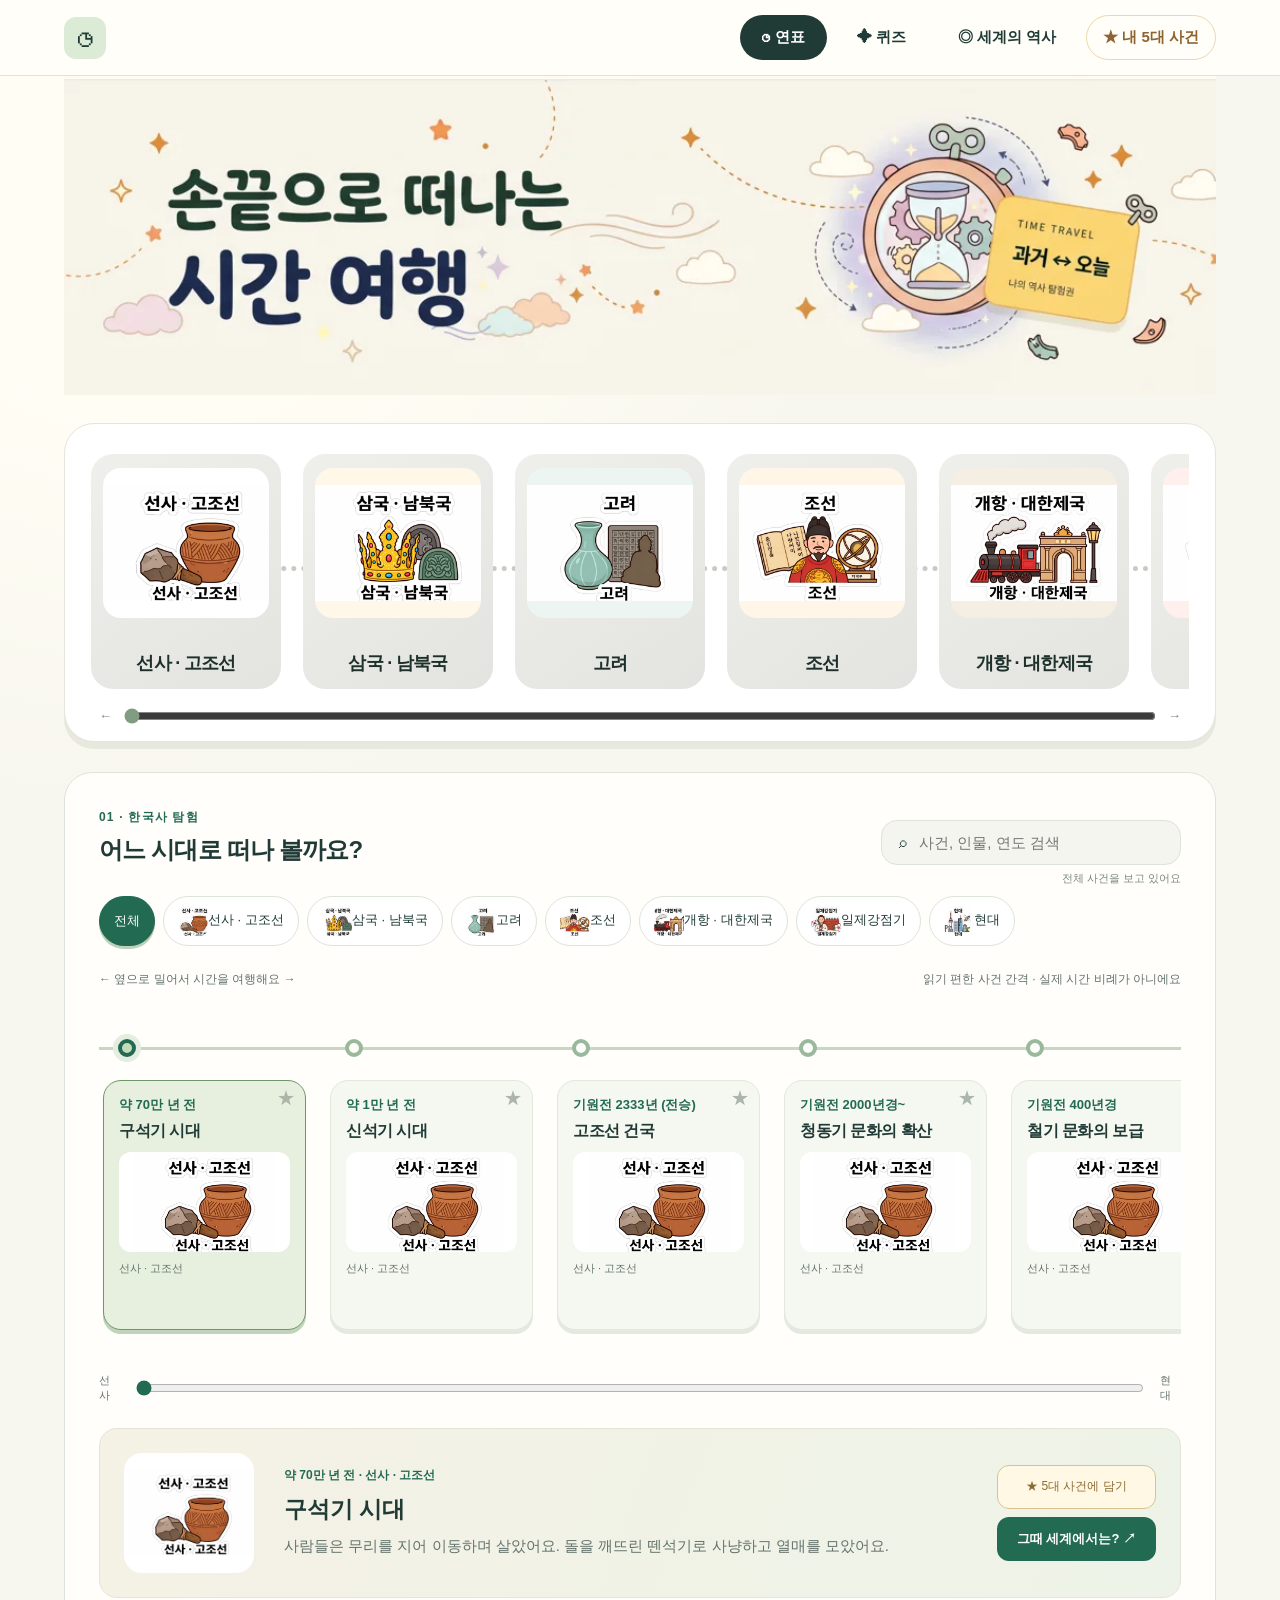
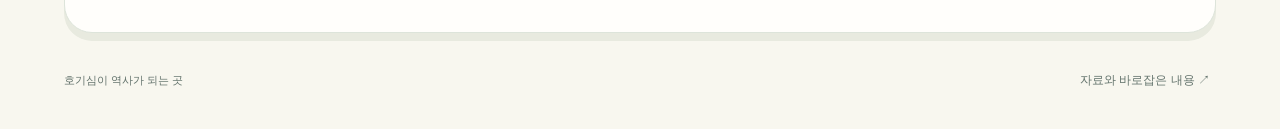
<file: index.html>
<!doctype html><html lang="ko"><head><meta charset="utf-8"><meta name="viewport" content="width=device-width,initial-scale=1"><meta name="description" content="선사 시대부터 현대까지, 손끝으로 떠나는 한국사와 세계사 여행"><title>시간여행 한국사</title><link rel="preload" as="image" href="assets/cover-reference.webp"><link rel="stylesheet" href="style.css"></head><body>
<header><a class="brand" href="./" aria-label="홈"><span class="logo">◷</span></a><nav aria-label="주 메뉴"><button class="active" data-tab="timeline">◷ 연표</button><button data-tab="quiz">✦ 퀴즈</button><button data-tab="world">◎ 세계의 역사</button><button data-tab="favorites" class="favorite-nav">★ 내 5대 사건</button></nav></header>
<main><section class="intro cover-intro"><img class="cover-art" src="assets/cover-reference.webp" alt="손끝으로 떠나는 시간 여행"></section><section class="home-era-panel" aria-label="시대 바로가기"><div id="home-eras" class="home-era-strip"></div><div class="home-scrollbar"><span>←</span><input id="home-scrubber" type="range" min="0" max="1000" value="0" aria-label="시대 카드 가로 이동"><span>→</span></div></section>
<section id="timeline" class="panel"><div class="sectionhead"><div><span class="eyebrow">01 · 한국사 탐험</span><h2>어느 시대로 떠나 볼까요?</h2></div><div class="search-wrap"><label class="search">⌕ <input id="search" placeholder="사건, 인물, 연도 검색" aria-label="사건 검색"></label><span id="search-count" class="search-count">전체 사건을 보고 있어요</span></div></div><div id="eras" class="chips"></div><div class="small lineinfo"><span>← 옆으로 밀어서 시간을 여행해요 →</span><span>읽기 편한 사건 간격 · 실제 시간 비례가 아니에요</span></div><div id="track" tabindex="0" aria-label="한국사 가로 연표"></div><div class="scrub"><span>선사</span><input type="range" id="scrubber" min="0" max="1000" value="0" aria-label="연표 가로 이동"><span>현대</span></div><article id="detail" class="detail" aria-live="polite"></article></section>
<section id="quiz" class="panel" hidden><div class="sectionhead"><div><span class="eyebrow">02 · 기억을 쏙쏙</span><h2>역사 탐험 퀴즈</h2><p>틀려도 괜찮아요. 설명을 읽으면 한 걸음 더!</p></div><span class="score" id="score"></span></div><div class="chips" id="qtypes"></div><label>여행할 시대 <select id="qera"><option value="all">모든 시대</option></select></label><div id="qbody" class="quizcard"></div></section>
<section id="world" class="panel" hidden><div class="sectionhead"><div><span class="eyebrow">03 · 그때, 세계 다른 곳에서는?</span><h2>한국사와 함께 보는 세계</h2></div><label>한국사 사건 <select id="anchor"></select></label></div><div class="worldanchor" id="worldanchor"></div><p class="small">옛 이름이 낯설어도 괜찮아요. 오늘날의 위치와 쉬운 말 풀이를 함께 읽어 보세요.</p><div class="chips"><button id="near" class="selected">이 사건과 함께 보기</button><button id="allworld">세계사 전체 연표</button></div><p id="worldcount" class="small" aria-live="polite"></p><div id="worldcards" class="worldgrid"></div></section>
<section id="favorites" class="panel" hidden><div class="sectionhead"><div><span class="eyebrow">04 · 나만의 미니 연표</span><h2>내가 꼽은 5대 사건</h2><p>중요하다고 생각한 사건을 최대 5개까지 저장해 보세요.</p></div><div class="favorite-actions"><span class="favorite-count" id="favorite-count">0 / 5</span><button class="secondary" id="download-favorites" type="button">이미지로 저장</button></div></div><div id="favorite-help" class="favorite-help">연표의 사건 카드에서 ★를 눌러 담아 보세요.</div><div id="favorite-list" class="favorite-list"></div><button class="secondary" id="clear-favorites" type="button">모두 비우기</button></section>
<footer><span>호기심이 역사가 되는 곳</span><button id="sourcesbtn">자료와 바로잡은 내용 ↗</button></footer></main><dialog id="sources"><button class="close" aria-label="닫기">×</button><h2>자료와 학습 안내</h2><p>사용자가 제공한 7장 자료를 바탕으로 사건을 구성하고, 일부 연도·설명을 바로잡았어요. 전승 연도와 추정 시기는 따로 표시했어요.</p><p>세계사는 2022 개정 역사·세계사·동아시아 역사 기행의 주제를 참고한 확장 학습이에요. 모든 사건이 교육과정의 필수 암기 연도라는 뜻은 아니에요.</p><a href="https://www.moe.go.kr/boardCnts/viewRenew.do?boardID=141&boardSeq=93458&lev=0&m=040401&opType=N&page=1&s=moe&statusYN=W" target="_blank" rel="noopener">교육부 2022 개정 교육과정 고시 ↗</a><p><a href="https://home.pen.go.kr/hscredit/cm/cntnts/cntntsView.do?cntntsId=3729&mi=17411" target="_blank" rel="noopener">부산교육청 과목 안내 ↗</a></p><h3>세계사 노트북 보강 안내</h3><p>사용자가 제공한 「세계사 노트북」에서 도시·문화·발명·개혁·독립 이야기를 골랐어요. 각 카드에는 오늘날의 위치, 짧은 설명, 용어 풀이를 붙였어요. 과거 나라의 영역은 오늘날 국경과 같지 않아요.</p><ul><li>탄지마트는 1839년에 시작했어요. 이름만 보고 ‘황제가 은혜를 베푼 일’이라고 단정하지 않고, 법과 세금·군대 제도를 고친 개혁으로 설명했어요.</li><li>PDF의 나란한 표 칸은 같은 시기라는 뜻으로 사용하지 않았어요. 청 건국은 1636년, 베이징 입성은 1644년이며 일본의 메이지 유신은 1868년이에요.</li><li>622년은 이슬람교 창시 연도가 아니라 히즈라의 해예요. 타지마할은 본체와 부속 건물의 완성 시기를 구분해 1632~1653년으로 나타냈어요.</li><li>아테네 민주정에 모든 사람이 참여한 것은 아니에요. 세계 일주는 마젤란 사후 엘카노와 남은 선원들이 마쳤어요.</li><li>여러 해에 걸친 사건은 기간으로 표시해 한국사와 겹치는 시기를 비교해요. ‘경·무렵’과 전승 연도는 정확한 연도 차이를 단정하지 않아요.</li></ul><h3>함께 확인해요</h3><ul><li>5·10 총선거: 1848년 → 1948년.</li><li>고구려 불교 수용·태학: 372년, 율령 반포: 373년.</li><li>진주 대첩: 1592년, 행주 대첩: 1593년.</li><li>강화도 천도: 몽골의 첫 침입 이듬해인 1232년.</li><li>삼국유사: 완성 연도를 단정하지 않고 1280년대로 표시.</li><li>고조선 건국은 전승 연도, 선사 문화의 시작은 추정 시기예요.</li><li>신라의 통일은 옛 삼국 영토 전체를 포함하지 않았어요.</li><li>622년 히즈라, 651년 사산 왕조 멸망, 661년 우마이야 성립은 676년보다 앞선 사건이에요.</li></ul><p class="small">퀴즈 점수는 이 화면에서만 유지돼요. 이름이나 개인정보를 수집하지 않아요. 세계사 카드마다 자료 출처를 펼쳐 볼 수 있어요.</p></dialog><script src="data.js"></script><script src="world.js"></script><script src="world-content.js"></script><script src="app.js"></script></body></html>
</file>
<file: style.css>
:root{--ink:#263e39;--green:#286d56;--cream:#f7f6ee;--muted:#63736c;--line:#dde4da}*{box-sizing:border-box}body{margin:0;background:var(--cream);color:var(--ink);font-family:'Noto Sans KR',sans-serif;font-size:15px}button,input,select{font:inherit}button,a,input,select{-webkit-tap-highlight-color:transparent}button{cursor:pointer;min-height:44px;border:0;background:none;color:inherit}button:focus-visible,a:focus-visible,input:focus-visible,select:focus-visible{outline:3px solid #d68a34;outline-offset:3px}header{height:88px;padding:0 5%;display:flex;align-items:center;justify-content:space-between;border-bottom:1px solid var(--line);background:#fffef8;gap:20px}.brand{color:var(--ink);text-decoration:none;font-size:20px;white-space:nowrap}.brand b{font-weight:900}.logo{display:inline-grid;place-items:center;width:37px;height:37px;background:#dcebd5;border-radius:12px;margin-right:8px;font-size:29px}nav{display:flex;gap:8px}nav button{padding:12px 22px;border-radius:30px;font-weight:700}nav .active{background:var(--ink);color:white}.badge{font-size:12px;color:var(--muted)}main{max-width:1400px;margin:auto;padding:0 5%}.intro{display:flex;align-items:center;justify-content:space-between;padding:42px 30px 42px 0;min-height:275px}.eyebrow{font-size:12px;font-weight:700;letter-spacing:1.2px;color:var(--green)}h1{font-size:46px;line-height:1.32;letter-spacing:-2px;margin:12px 0}h1 em{font-style:normal;color:var(--green)}p{line-height:1.8;color:var(--muted)}.intro p{margin:0}.illustration{position:relative;width:310px;height:190px}.planet{font-size:130px;transform:rotate(-15deg);position:absolute;right:90px;top:-10px;filter:saturate(.7)}.ticket{position:absolute;right:0;bottom:0;background:#f7d989;border:1px solid #d4b567;border-radius:16px;padding:18px 24px;transform:rotate(9deg);font-size:10px;letter-spacing:2px;box-shadow:0 9px 0 #e7e7d9}.ticket strong{display:block;font-size:21px;letter-spacing:-1px;margin:8px 0}.ticket span{font-size:10px;letter-spacing:0}.star{position:absolute;color:#c88b39;font-size:32px}.s1{left:0;bottom:10px}.s2{right:0;top:0}.panel{background:#fffefb;border:1px solid var(--line);border-radius:24px;padding:30px;box-shadow:0 5px 0 #eaece3}.sectionhead{display:flex;justify-content:space-between;align-items:center;gap:20px}h2{font-size:24px;letter-spacing:-.8px;margin:8px 0 20px}.search{background:#f4f5ef;border:1px solid var(--line);border-radius:12px;padding:10px 15px;display:flex;gap:10px}.search input{background:none;border:0;width:200px;outline:none;color:var(--ink)}.chips{display:flex;gap:8px;flex-wrap:wrap;margin:10px 0 25px}.chips button{border:1px solid var(--line);background:white;border-radius:12px;padding:9px 14px;font-size:13px}.chips .selected{background:var(--green);color:white;border-color:var(--green)}.small{font-size:12px;color:var(--muted)}.lineinfo{display:flex;justify-content:space-between;margin-bottom:15px;gap:16px}#track{overflow-x:auto;display:flex;gap:16px;padding:20px 6px 28px;scroll-snap-type:x proximity;scrollbar-color:#7c9d80 #edf0e9;scrollbar-width:auto;background:linear-gradient(transparent 44px,#c6d7c3 44px,#c6d7c3 47px,transparent 47px);min-height:249px}#track::-webkit-scrollbar{height:13px}#track::-webkit-scrollbar-thumb{background:#789c7f;border-radius:8px}#track::-webkit-scrollbar-track{background:#e7ede3;border-radius:8px}.event{flex:0 0 211px;text-align:left;scroll-snap-align:start;padding:0 4px;display:flex;flex-direction:column;align-items:flex-start;position:relative}.dot{height:18px;width:18px;background:#fcfdf8;border:4px solid #9ab89b;border-radius:50%;margin:16px 0 23px 15px}.event.selected .dot{border-color:var(--green);background:#c5dcbc;box-shadow:0 0 0 5px #e4eddf}.card{display:block;background:#f2f5ee;border:1px solid #e2e8dc;padding:17px;border-radius:16px;width:100%;min-height:145px}.event.selected .card{background:#e7f0df;border-color:#71966b}.date{font-size:12px;color:var(--green);font-weight:700;display:block;margin-bottom:10px}.card strong{font-size:17px;display:block;letter-spacing:-.5px;margin-bottom:9px}.card small{color:var(--muted);font-size:11px}.scrub{display:flex;align-items:center;gap:14px;margin:14px 0 24px;font-size:11px;color:var(--muted)}.scrub input{width:100%;accent-color:var(--green);height:28px}.detail{display:grid;grid-template-columns:80px 1fr auto;gap:20px;align-items:center;background:#f5f2e7;border-radius:18px;padding:24px}.detail .symbol{font-size:42px;background:#fff9df;border-radius:18px;text-align:center;padding:12px}.detail h3{margin:4px 0;font-size:23px}.detail p{margin:7px 0 0;max-width:700px;word-break:keep-all}.primary{background:var(--green);color:white;padding:12px 20px;border-radius:12px;white-space:nowrap;font-weight:600}.detail .primary{font-size:13px}footer{display:flex;justify-content:space-between;align-items:center;padding:26px 0;font-size:11px;color:var(--muted)}footer button{font-size:12px}select{border:1px solid var(--line);border-radius:10px;background:white;padding:12px;max-width:320px;color:var(--ink)}.quizcard{max-width:800px;margin:30px auto;background:#f5f6ef;padding:30px;border-radius:20px;min-height:270px}.quizcard h3{font-size:24px;line-height:1.7}.answers{display:flex;gap:12px;flex-wrap:wrap}.answers button,.orderrow{background:white;border:1px solid #d8e2d4;border-radius:12px;padding:16px;flex:1}.answers button.chosen{background:#d7e7ce;border:2px solid var(--green)}.feedback{padding:16px;background:#e2ecda;border-radius:12px;margin:20px 0;line-height:1.8}.score{background:#f7e8b6;padding:12px;border-radius:12px}.orderrow{display:flex;align-items:center;gap:10px;margin:10px 0}.orderrow span{flex:1}.orderrow button{background:#edf2e8;border-radius:8px;min-width:44px}.match{display:grid;grid-template-columns:1fr 80px 1fr;position:relative;gap:0}.matchcol{display:flex;flex-direction:column;gap:14px}.match button{background:white;border:2px solid #d9e2d4;border-radius:12px;padding:12px;min-height:70px}.match button.chosen{border-color:var(--green);background:#e5efdc}.match svg{position:absolute;inset:0;width:100%;height:100%;pointer-events:none}.worldanchor{padding:22px;background:#eaf1e3;border-radius:16px;line-height:1.8}.worldgrid{display:grid;grid-template-columns:repeat(3,1fr);gap:16px}.worldcard{border:1px solid var(--line);border-radius:16px;padding:23px;background:#f8f8f2}.worldcard h3{font-size:19px}.worldcard p{font-size:14px}.worldcard a{font-size:11px;color:var(--green)}.relation{display:inline-block;font-size:11px;border-radius:20px;background:#e5ebdf;padding:5px 10px;margin-top:10px}dialog{border:0;border-radius:20px;max-width:660px;width:90%;max-height:85vh;padding:30px;color:var(--ink)}dialog::backdrop{background:#203e3780}dialog li{margin:12px 0;line-height:1.7}.close{float:right;font-size:26px}a{color:var(--green)}[hidden]{display:none!important}@media(max-width:1000px){.badge{display:none}.detail{grid-template-columns:65px 1fr}.detail .primary{grid-column:2}.worldgrid{grid-template-columns:repeat(2,1fr)}header{padding:0 4%}main{padding:0 4%}.panel{padding:24px}}@media(max-width:650px){header{height:auto;flex-direction:column;gap:12px;padding:16px}.brand{font-size:18px}nav{width:100%;justify-content:center}nav button{padding:10px 16px;font-size:13px}.intro{padding:28px 0;min-height:210px}h1{font-size:34px}.illustration{width:110px;height:150px}.planet{font-size:78px;right:0;top:10px}.ticket,.star{display:none}.intro p{font-size:12px}.eyebrow{font-size:10px}.sectionhead{align-items:stretch;flex-direction:column;gap:0}.search{margin-bottom:12px}.search input{width:100%}.panel{padding:18px;border-radius:18px}.chips{gap:6px}.chips button{font-size:11px;padding:8px 10px}.lineinfo{flex-direction:column;gap:5px}h2{font-size:21px}.detail{padding:18px;gap:12px;grid-template-columns:1fr}.detail .symbol{display:none}.detail .primary{grid-column:1}.detail h3{font-size:21px}.detail p{font-size:14px}.worldgrid{grid-template-columns:1fr}.quizcard{padding:18px}.quizcard h3{font-size:20px}.match{grid-template-columns:1fr 40px 1fr}.match button{font-size:12px}.answers{flex-direction:column}footer{gap:10px;align-items:flex-start;flex-direction:column}select{max-width:100%;width:100%;margin-top:8px}}

/* Short explanations for younger readers */
.worldanchor p{margin:8px 0;font-size:14px}.worldbridge{margin-top:14px;padding-top:12px;border-top:1px solid #d2ddc9;font-size:14px;color:#305b49}.worldplace{color:#526558;font-size:12px;line-height:1.7;padding:9px 11px;background:#edf1e7;border-radius:9px}.wordhelp{background:#fff9e8;border-left:3px solid #dbc17a;border-radius:0 10px 10px 0;padding:12px 14px;margin:16px 0}.wordhelp>span{display:block;color:#877549;font-size:10px;margin-bottom:6px}.wordhelp>b{font-size:13px}.wordhelp p{font-size:12px;margin:4px 0 0;line-height:1.7}.worldsource{margin-top:14px;border-top:1px dashed #d7ddcf;padding-top:10px}.worldsource summary{font-size:11px;color:#526558;cursor:pointer;min-height:32px;padding:8px 0}.worldsource p{font-size:11px}.worldcard{min-width:0;word-break:keep-all;overflow-wrap:anywhere}.worldcard h3{line-height:1.5}.worldcard .relation{line-height:1.7}.worldgrid{align-items:start}
/* Focus the learner's eye on the date and event title. */
.intro{min-height:190px;padding:34px 0}.intro h1{margin:0}.event-era-image{height:48px;margin:10px 0 4px;object-fit:contain}.event .card{min-height:184px}.event .card strong{font-size:16px;line-height:1.45}.event .card .date{font-size:13px;margin-bottom:5px}.detail{grid-template-columns:96px 1fr auto}.symbol-image{width:96px;height:96px}.badge{display:none}
/* Era illustrations supplied by the user */
.chip-era{width:30px;height:30px;object-fit:cover;border-radius:8px;vertical-align:middle}.event-era-image{width:100%;height:62px;object-fit:contain;background:#fff;border-radius:10px;margin-bottom:12px}.event .card{min-height:205px}.event .card small{display:block;margin-top:9px}.symbol-image{width:82px;height:82px;object-fit:contain;background:#fff9df;border-radius:18px;padding:5px}.detail{grid-template-columns:100px 1fr auto}.detail .symbol{display:none}


/* Refined explorer layout */
:root{--ink:#203b36;--green:#236a53;--cream:#f8f7ef;--peach:#f4c08b;--lavender:#e7e6f5}
body{background:radial-gradient(circle at 12% 5%,#fffdf4 0 16%,transparent 36%),var(--cream)}
header{height:76px;background:rgba(255,254,248,.95);position:sticky;top:0;z-index:10;backdrop-filter:blur(12px)}
.brand{font-size:18px}.logo{background:#dcebd5;width:42px;height:42px}.favorite-nav{color:#8d6331;border:1px solid #ead7ae;border-radius:24px!important;padding-inline:16px!important}.favorite-nav.active{background:#f4d58c;color:#553c1b;border-color:#f4d58c}
.intro{min-height:270px;padding:44px 2%;border-radius:0 0 28px 28px;overflow:hidden;position:relative;background:linear-gradient(105deg,#fffdf5 0%,#fff9e8 56%,#eef5e8 100%);border:1px solid #ece8d8;margin-bottom:28px}.intro-copy{position:relative;z-index:1}.intro h1{font-size:clamp(40px,5vw,68px);line-height:1.12;letter-spacing:-3px;margin:12px 0}.intro p{font-size:15px;margin:18px 0 0}.intro-art{position:absolute;right:10%;top:34px;width:250px;height:190px;border:12px solid #f0c487;border-radius:50%;background:#fff7df;box-shadow:0 12px 0 #e6e4d7;transform:rotate(7deg);color:#273d38}.intro-art:before,.intro-art:after{content:'';position:absolute;border:2px dashed #7e8db0;border-radius:50%;inset:-30px 16px 14px -30px}.intro-art:after{inset:16px -28px -18px 10px;border-color:#d58e47}.intro-art strong{position:absolute;font-size:80px;left:70px;top:42px;font-weight:400}.intro-art b,.intro-art i{position:absolute;background:#f3d177;border-radius:7px;padding:6px 12px;font-style:normal;font-size:16px}.intro-art b{left:24px;bottom:14px}.intro-art i{right:21px;top:13px;background:#dcebd5}
.panel{border-radius:28px;box-shadow:0 8px 0 #e8eadf;padding:34px}.sectionhead{align-items:flex-end}.search-wrap{display:flex;flex-direction:column;align-items:flex-end;gap:6px}.search{border-radius:16px;padding:12px 17px;min-width:300px;background:#f4f5ef}.search-count{font-size:11px;color:#7c897f}.chips button{border-radius:999px}.chips .selected{box-shadow:0 3px 0 #bdd1ba}.event .card{position:relative;background:#f5f7f1;border-radius:18px;box-shadow:0 4px 0 #e3e9df;padding:15px}.event.selected .card{box-shadow:0 4px 0 #bfd4b8}.save-event{position:absolute;right:10px;top:8px;color:#acb5a9;font-size:18px;line-height:1}.save-event.saved,.save-detail.saved{color:#d3913c}.event-era-image{height:54px;margin:8px auto 2px;display:block;border-radius:12px;background:#fff}.empty-search{padding:46px 20px;color:var(--muted);display:flex;flex-direction:column;gap:8px}.empty-search b{font-size:18px;color:var(--ink)}.detail{background:linear-gradient(110deg,#f5f1e5,#edf3e8);border:1px solid #e4e4d7}.detail-actions{display:flex;flex-direction:column;gap:8px;align-items:stretch}.save-detail{border:1px solid #d8c38e;background:#fff8e4;color:#8c6b32;border-radius:12px;padding:10px 14px;white-space:nowrap;font-size:12px}.favorite-count{background:#f7e2a6;color:#6d5120;border-radius:999px;padding:8px 14px;font-weight:700}.favorite-help{padding:26px;border-radius:18px;background:#fff9e8;color:#756640;margin:15px 0}.favorite-list{display:flex;flex-direction:column;gap:12px;margin:16px 0 20px}.favorite-item{display:grid;grid-template-columns:34px 74px 1fr 40px;align-items:center;gap:14px;background:#f7f8f1;border:1px solid #e2e8dc;border-radius:18px;padding:12px}.favorite-item img{width:74px;height:74px;object-fit:contain;background:#fff;border-radius:14px}.favorite-number{display:grid;place-items:center;width:28px;height:28px;border-radius:50%;background:#286d56;color:#fff;font-weight:800}.favorite-item h3{margin:3px 0;font-size:17px}.favorite-item p{font-size:12px;margin:2px 0;line-height:1.5}.remove-favorite{font-size:24px;color:#9aa69c}.favorite-empty{text-align:center;padding:52px 20px;background:#f8f8f1;border-radius:18px;color:#7a877d;line-height:2}.secondary{border:1px solid #cfdace;border-radius:12px;padding:10px 16px;color:#52665b;background:#fff}
@media(max-width:1000px){.intro-art{right:4%}.favorite-nav{display:none}.search-wrap{align-items:stretch}.search{min-width:0}.detail-actions{grid-column:2}}
@media(max-width:650px){.intro{min-height:235px;padding:30px 4%}.intro-art{width:125px;height:110px;right:3%;top:55px;border-width:7px}.intro-art strong{font-size:45px;left:40px;top:24px}.intro-art:before,.intro-art:after{display:none}.intro-art b,.intro-art i{font-size:10px;padding:4px 7px}.intro-art b{left:8px;bottom:7px}.intro-art i{right:7px;top:6px}.intro-copy{max-width:65%}.intro h1{font-size:34px;letter-spacing:-2px}.intro p{font-size:12px}.panel{padding:20px}.sectionhead{align-items:stretch}.search-wrap{align-items:stretch}.search{min-width:0}.detail-actions{grid-column:1}.favorite-item{grid-template-columns:28px 54px 1fr 28px;gap:8px}.favorite-item img{width:54px;height:54px}.favorite-item h3{font-size:14px}.favorite-item p{display:none}}


@media(max-width:1000px){.favorite-nav{display:block;font-size:11px;padding-inline:10px!important}}
@media(max-width:650px){.favorite-nav{font-size:10px;padding-inline:9px!important}}
/* Reference-inspired home era gallery */
.home-era-panel{background:#fff;border:1px solid #e4e5dc;border-radius:30px;padding:30px 26px 28px;box-shadow:0 7px 0 #e7e9df;margin:0 0 30px;overflow:hidden}.home-era-strip{display:flex;gap:22px;align-items:stretch;min-width:max-content;position:relative}.home-era-strip:before{content:'';position:absolute;left:30px;right:30px;top:112px;border-top:5px dotted #c8cbc2;z-index:0}.home-era-card{position:relative;z-index:1;width:176px;min-height:225px;padding:18px 12px 16px;background:linear-gradient(145deg,#efefeb,#e3e4df);border-radius:22px;display:flex;flex-direction:column;align-items:center;justify-content:space-between;color:#1e302b;transition:transform .2s,box-shadow .2s}.home-era-card:hover,.home-era-card:focus-visible{transform:translateY(-6px);box-shadow:0 8px 0 #cfd4ca}.home-era-icon{display:grid;place-items:center;width:142px;height:142px;background:#fffdf5;border-radius:50%;overflow:hidden}.home-era-icon img{width:138px;height:138px;object-fit:cover;object-position:center 50%;mix-blend-mode:multiply}.home-era-card strong{font-size:18px;letter-spacing:-.7px;line-height:1.25;text-align:center}.home-era-card:nth-child(2) .home-era-icon{background:#fff8e9}.home-era-card:nth-child(3) .home-era-icon{background:#edf5f2}.home-era-card:nth-child(4) .home-era-icon{background:#fff6e7}.home-era-card:nth-child(5) .home-era-icon{background:#f5eee3}.home-era-card:nth-child(6) .home-era-icon{background:#fff0ed}.home-era-card:nth-child(7) .home-era-icon{background:#eaf3f1}
@media(max-width:1100px){.home-era-panel{overflow-x:auto}.home-era-strip{gap:14px}.home-era-card{width:150px;min-height:205px}.home-era-icon{width:118px;height:118px}.home-era-icon img{width:116px;height:116px}.home-era-card strong{font-size:15px}}
@media(max-width:650px){.home-era-panel{border-radius:20px;padding:20px 14px}.home-era-strip:before{top:94px}.home-era-card{width:122px;min-height:172px;padding:12px 8px}.home-era-icon{width:94px;height:94px}.home-era-icon img{width:92px;height:92px}.home-era-card strong{font-size:13px}}
/* Final visual corrections: use the supplied hero artwork and crop symbol labels out of icon crops. */
.intro-art{border:0!important;background:transparent!important;box-shadow:none!important;transform:none!important;width:360px;height:245px;right:7%;top:14px}.intro-art:before,.intro-art:after{display:none}.intro-art img{width:100%;height:100%;object-fit:contain}.intro-copy{max-width:650px}.intro h1{margin:0}.home-era-panel{overflow-x:auto;overflow-y:hidden;scrollbar-color:#8ca38c #e6eae2;scrollbar-width:auto}.home-era-panel::-webkit-scrollbar{height:14px}.home-era-panel::-webkit-scrollbar-track{background:#e6eae2;border-radius:10px}.home-era-panel::-webkit-scrollbar-thumb{background:#8ca38c;border-radius:10px;border:3px solid #e6eae2}.home-era-icon img{width:auto;height:248px;max-width:none;transform:translateY(-73px);mix-blend-mode:multiply}.event-era-image{object-fit:cover;object-position:center;height:62px}.symbol-image{object-fit:cover;object-position:center;height:82px}.card small{margin-top:6px}
@media(max-width:650px){.intro-art{width:170px;height:140px;right:0;top:34px}.intro-copy{max-width:60%}.home-era-icon img{height:164px;transform:translateY(-48px)}.event-era-image{height:58px}}

.home-era-icon img{position:relative;left:50%;transform:translate(-50%,-73px)}@media(max-width:650px){.home-era-icon img{transform:translate(-50%,-48px)}}


.home-scrollbar{display:flex;align-items:center;gap:10px;margin:14px 8px 0;color:#77877b;font-size:13px}.home-scrollbar input{width:100%;accent-color:#819d81;height:24px}

/* Final image sizing: show complete artwork without cropping. */
.cover-intro{display:block!important;padding:0!important;min-height:0!important;border:0!important;border-radius:0!important;background:transparent!important;overflow:hidden}.cover-art{display:block;width:100%;height:auto;max-height:none;object-fit:contain}.home-era-panel{overflow:hidden!important;padding-bottom:10px}.home-era-strip{overflow-x:auto;overflow-y:hidden;scrollbar-width:none;min-width:0}.home-era-strip::-webkit-scrollbar{display:none}.home-era-icon{width:100%;height:150px;border-radius:18px;overflow:hidden;background:#fff;display:grid;place-items:center}.home-era-icon img{position:static;width:100%;height:100%;max-width:100%;transform:none!important;object-fit:contain;mix-blend-mode:normal}.home-era-card{width:190px;min-height:235px;padding:14px 12px}.event .card{min-height:250px}.event-era-image{height:100px!important;object-fit:contain!important;object-position:center!important;background:#fff;margin:10px auto 5px}.symbol-image{width:130px!important;height:120px!important;object-fit:contain!important;object-position:center!important;background:#fff!important;padding:4px}.detail{grid-template-columns:140px 1fr auto!important}.home-scrollbar{margin-top:12px}.home-scrollbar input{height:26px}
@media(max-width:650px){.cover-art{width:100%;min-height:140px;object-fit:cover;object-position:center}.home-era-card{width:180px;min-height:224px}.home-era-icon{height:145px}.event .card{min-height:235px}.event-era-image{height:88px!important}.symbol-image{width:110px!important;height:105px!important}.detail{grid-template-columns:1fr!important}}

.home-era-card{flex:0 0 190px}@media(max-width:650px){.home-era-card{flex-basis:180px}}

/* Learning feedback and export controls */
.favorite-actions{display:flex;align-items:center;gap:10px}.feedback{position:relative;z-index:2}.feedback.correct{background:#e2f1d8;border:2px solid #7fae76;color:#245a3b;animation:pop-in .35s ease-out}.feedback.wrong{background:#fff0ee;border:2px solid #da8378;color:#9a3f38;animation:shake .45s ease-in-out}.retry{margin-top:8px;background:#fff;border-color:#d9aaa4;color:#9a3f38}.quizcard{position:relative;overflow:hidden}.sparkle{position:absolute;left:var(--x);top:var(--y);z-index:3;color:#e6ad35;font-size:28px;pointer-events:none;animation:sparkle-fly var(--d) ease-out forwards}@keyframes sparkle-fly{0%{opacity:0;transform:scale(.2) rotate(0)}25%{opacity:1}100%{opacity:0;transform:scale(1.3) rotate(80deg) translateY(-34px)}}@keyframes pop-in{0%{opacity:0;transform:scale(.96)}100%{opacity:1;transform:scale(1)}}@keyframes shake{0%,100%{transform:translateX(0)}25%{transform:translateX(-7px)}75%{transform:translateX(7px)}}.worldanchor b{display:inline-block;font-size:22px;line-height:1.45;color:#1d5c48;background:#fff8dc;border-radius:10px;padding:5px 10px}.worldcard .date{font-size:21px;line-height:1.3;font-weight:900;letter-spacing:-.5px;color:#1e654f;background:#eef5e6;border-radius:9px;padding:7px 10px;margin:10px 0 12px}.worldcard h3{margin-top:12px}.worldcount{font-size:14px;font-weight:700}.favorite-actions .secondary{min-height:40px;padding:8px 12px}@media(max-width:650px){.favorite-actions{align-items:flex-start;flex-direction:column}.worldanchor b{font-size:19px}.worldcard .date{font-size:19px}}
</file>
